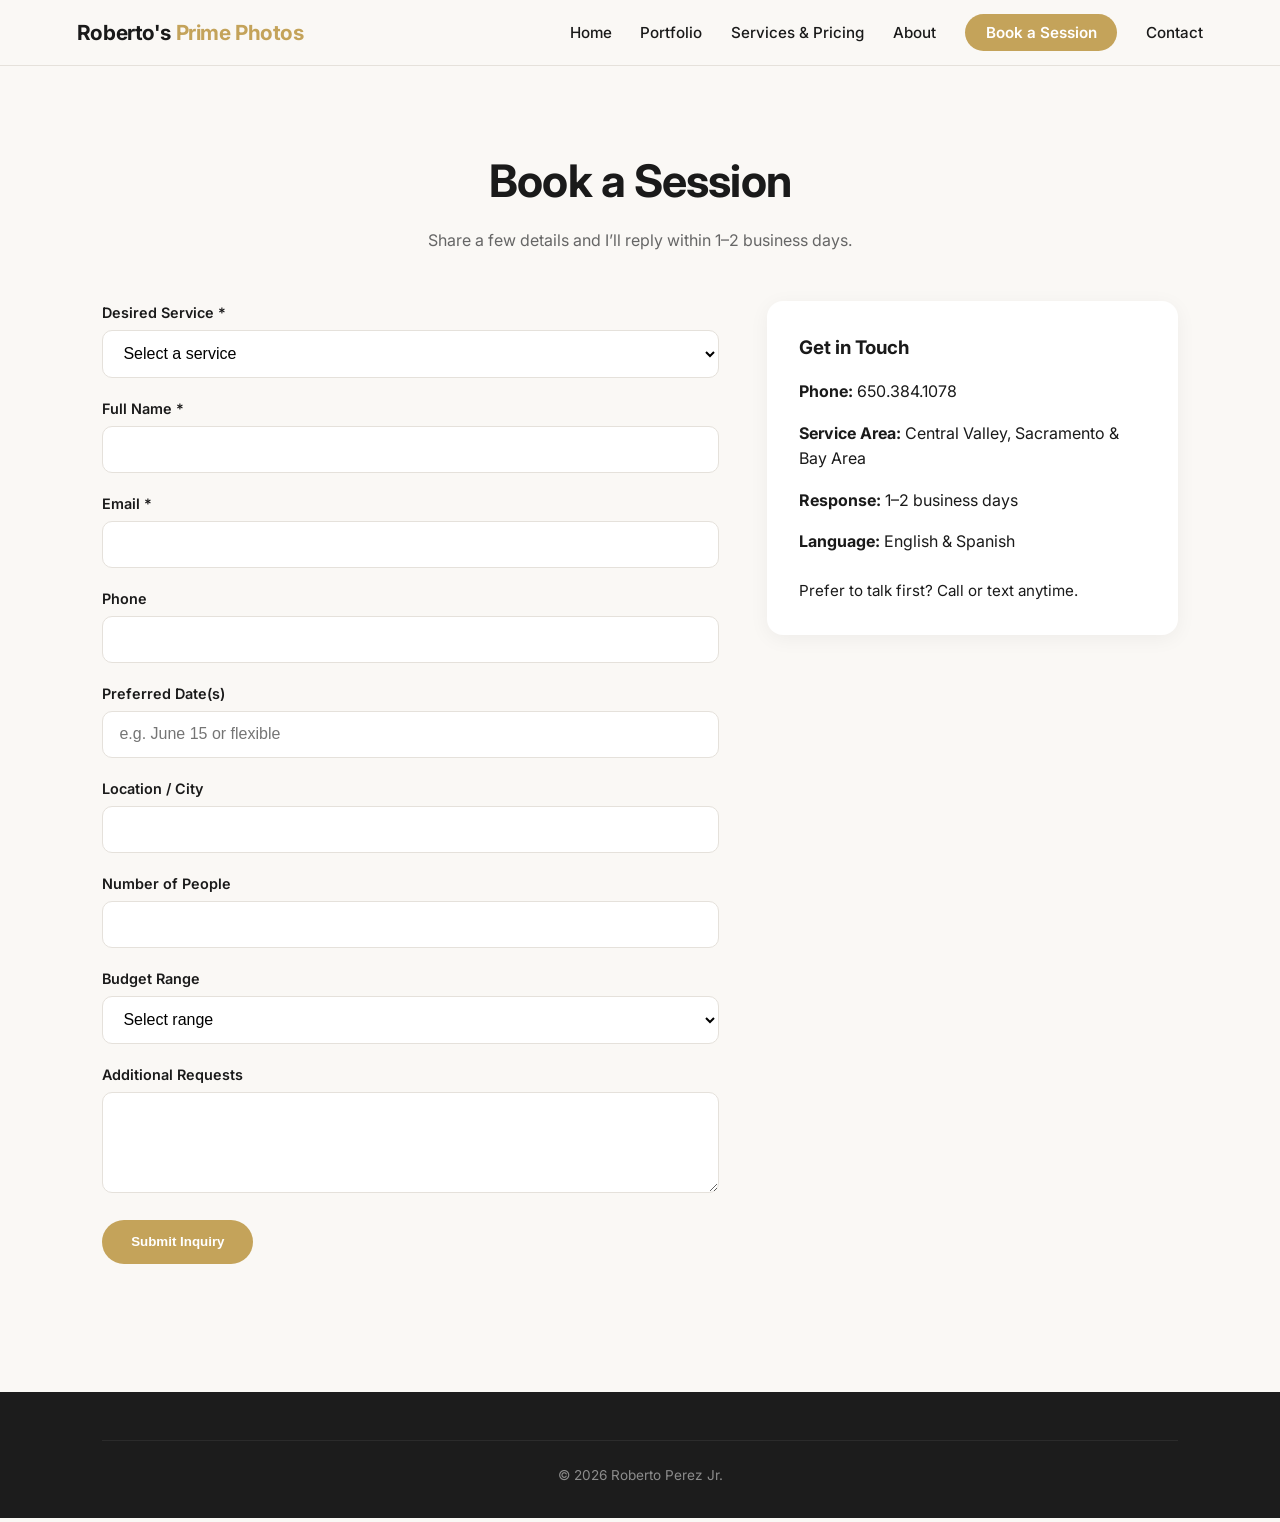
<file: book.html>
<!DOCTYPE html>
<html lang="en">
<head>
<meta charset="UTF-8">
<meta name="viewport" content="width=device-width, initial-scale=1.0">
<title>Book a Session | Roberto's Prime Photos</title>
<link rel="stylesheet" href="styles.css">
</head>
<body>
<nav>
  <div class="logo">Roberto's <span>Prime Photos</span></div>
  <button class="menu-btn">☰</button>
  <ul>
    <li><a href="index.html">Home</a></li>
    <li><a href="portfolio.html">Portfolio</a></li>
    <li><a href="services.html">Services & Pricing</a></li>
    <li><a href="about.html">About</a></li>
    <li><a href="book.html" class="nav-cta">Book a Session</a></li>
    <li><a href="contact.html">Contact</a></li>
  </ul>
</nav>

<section>
  <h1 class="section-title">Book a Session</h1>
  <p class="section-sub">Share a few details and I’ll reply within 1–2 business days.</p>

  <div class="form-wrap">
    <form id="form">
      <div class="form-group">
        <label>Desired Service *</label>
        <select id="service" required>
          <option value="">Select a service</option>
          <option value="family">Outdoor Family Portraits</option>
          <option value="seasonal">Seasonal / Holiday Portraits</option>
          <option value="bridal">Bridal Portraits</option>
          <option value="engagement">Engagement Photography</option>
          <option value="wedding">Wedding Photography</option>
          <option value="graduation">Graduation / Senior Portraits</option>
          <option value="quince">Quinceañera Photography</option>
          <option value="birthday">Birthday Photography</option>
        </select>
      </div>
      <div class="form-group"><label>Full Name *</label><input type="text" required></div>
      <div class="form-group"><label>Email *</label><input type="email" required></div>
      <div class="form-group"><label>Phone</label><input type="tel"></div>
      <div class="form-group"><label>Preferred Date(s)</label><input type="text" placeholder="e.g. June 15 or flexible"></div>
      <div class="form-group"><label>Location / City</label><input type="text"></div>
      <div class="form-group"><label>Number of People</label><input type="number" min="1"></div>
      <div class="form-group">
        <label>Budget Range</label>
        <select>
          <option value="">Select range</option>
          <option>$300–$500</option>
          <option>$500–$1,000</option>
          <option>$1,000–$2,500</option>
          <option>$2,500–$4,000</option>
          <option>$4,000+</option>
        </select>
      </div>

      <div id="wedding" class="conditional">
        <div class="form-group"><label>Ceremony Venue</label><input type="text"></div>
        <div class="form-group"><label>Reception Venue</label><input type="text"></div>
        <div class="form-group"><label>Estimated Guests</label><input type="number"></div>
      </div>
      <div id="family" class="conditional">
        <div class="form-group"><label>Ages of Children</label><input type="text" placeholder="e.g. 2, 5, 8"></div>
        <div class="form-group"><label>Preferred Style / Location</label><input type="text"></div>
      </div>
      <div id="grad" class="conditional">
        <div class="form-group"><label>School / Campus</label><input type="text"></div>
        <div class="form-group"><label>Outfit Changes?</label><input type="text"></div>
      </div>
      <div id="event" class="conditional">
        <div class="form-group"><label>Event Venue</label><input type="text"></div>
        <div class="form-group"><label>Hours Needed</label><input type="text"></div>
      </div>

      <div class="form-group"><label>Additional Requests</label><textarea rows="4"></textarea></div>
      <button type="submit" class="btn">Submit Inquiry</button>
    </form>

    <div class="side">
      <h3>Get in Touch</h3>
      <p style="margin:1rem 0;"><strong>Phone:</strong> 650.384.1078</p>
      <p><strong>Service Area:</strong> Central Valley, Sacramento & Bay Area</p>
      <p style="margin:1rem 0;"><strong>Response:</strong> 1–2 business days</p>
      <p><strong>Language:</strong> English & Spanish</p>
      <p style="margin-top:1.5rem; font-size:0.95rem;">Prefer to talk first? Call or text anytime.</p>
    </div>
  </div>
</section>

<footer><div class="copyright">© 2026 Roberto Perez Jr.</div></footer>
<script src="script.js"></script>
</body>
</html>
</file>
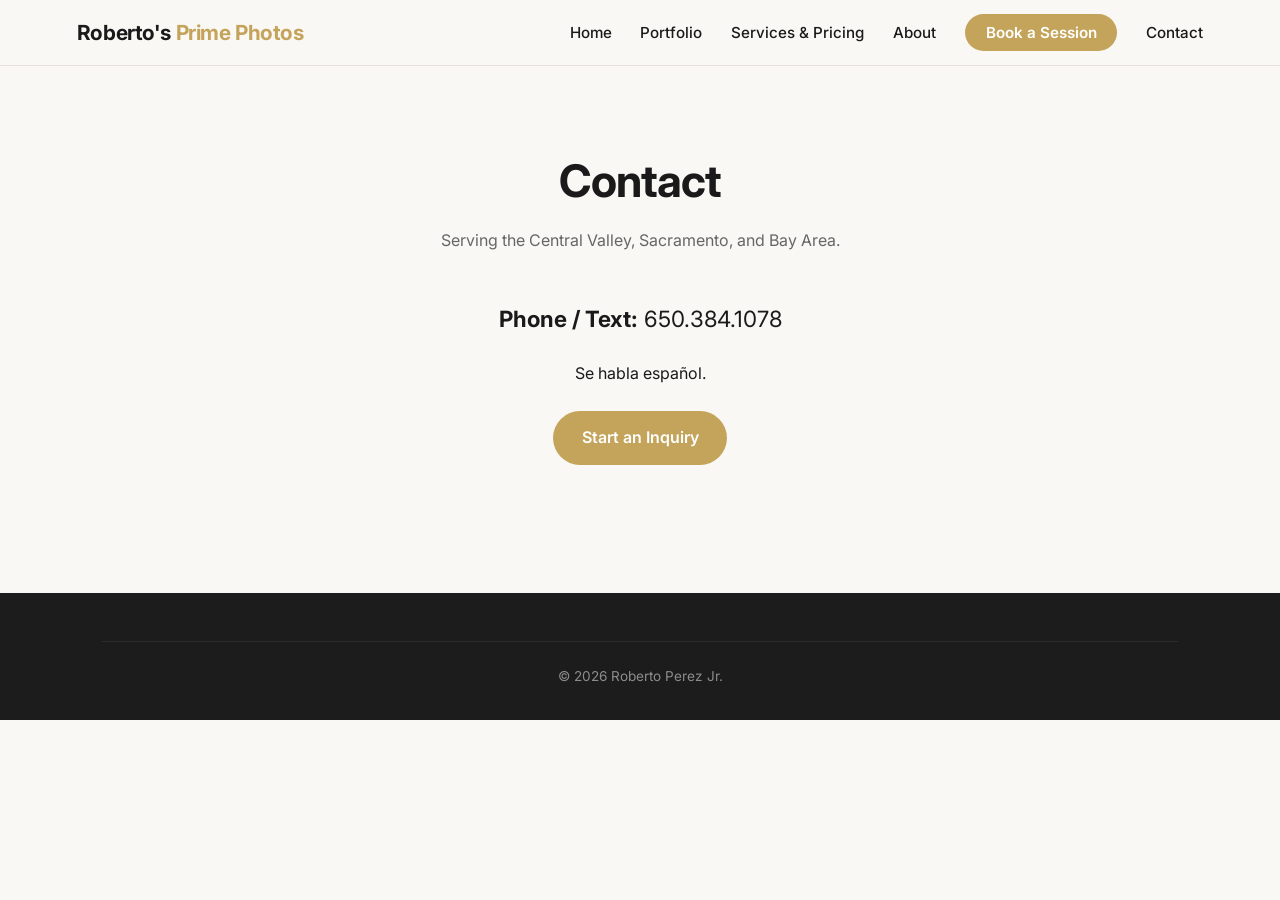
<file: contact.html>
<!DOCTYPE html>
<html lang="en">
<head>
<meta charset="UTF-8">
<meta name="viewport" content="width=device-width, initial-scale=1.0">
<title>Contact | Roberto's Prime Photos</title>
<link rel="stylesheet" href="styles.css">
</head>
<body>
<nav>
  <div class="logo">Roberto's <span>Prime Photos</span></div>
  <button class="menu-btn">☰</button>
  <ul>
    <li><a href="index.html">Home</a></li>
    <li><a href="portfolio.html">Portfolio</a></li>
    <li><a href="services.html">Services & Pricing</a></li>
    <li><a href="about.html">About</a></li>
    <li><a href="book.html" class="nav-cta">Book a Session</a></li>
    <li><a href="contact.html">Contact</a></li>
  </ul>
</nav>

<section style="text-align:center;">
  <h1 class="section-title">Contact</h1>
  <p class="section-sub">Serving the Central Valley, Sacramento, and Bay Area.</p>
  <p style="font-size:1.4rem; margin:1.5rem 0;"><strong>Phone / Text:</strong> <a href="tel:6503841078">650.384.1078</a></p>
  <p>Se habla español.</p>
  <a href="book.html" class="btn" style="margin-top:1.5rem;">Start an Inquiry</a>
</section>

<footer><div class="copyright">© 2026 Roberto Perez Jr.</div></footer>
<script src="script.js"></script>
</body>
</html>
</file>
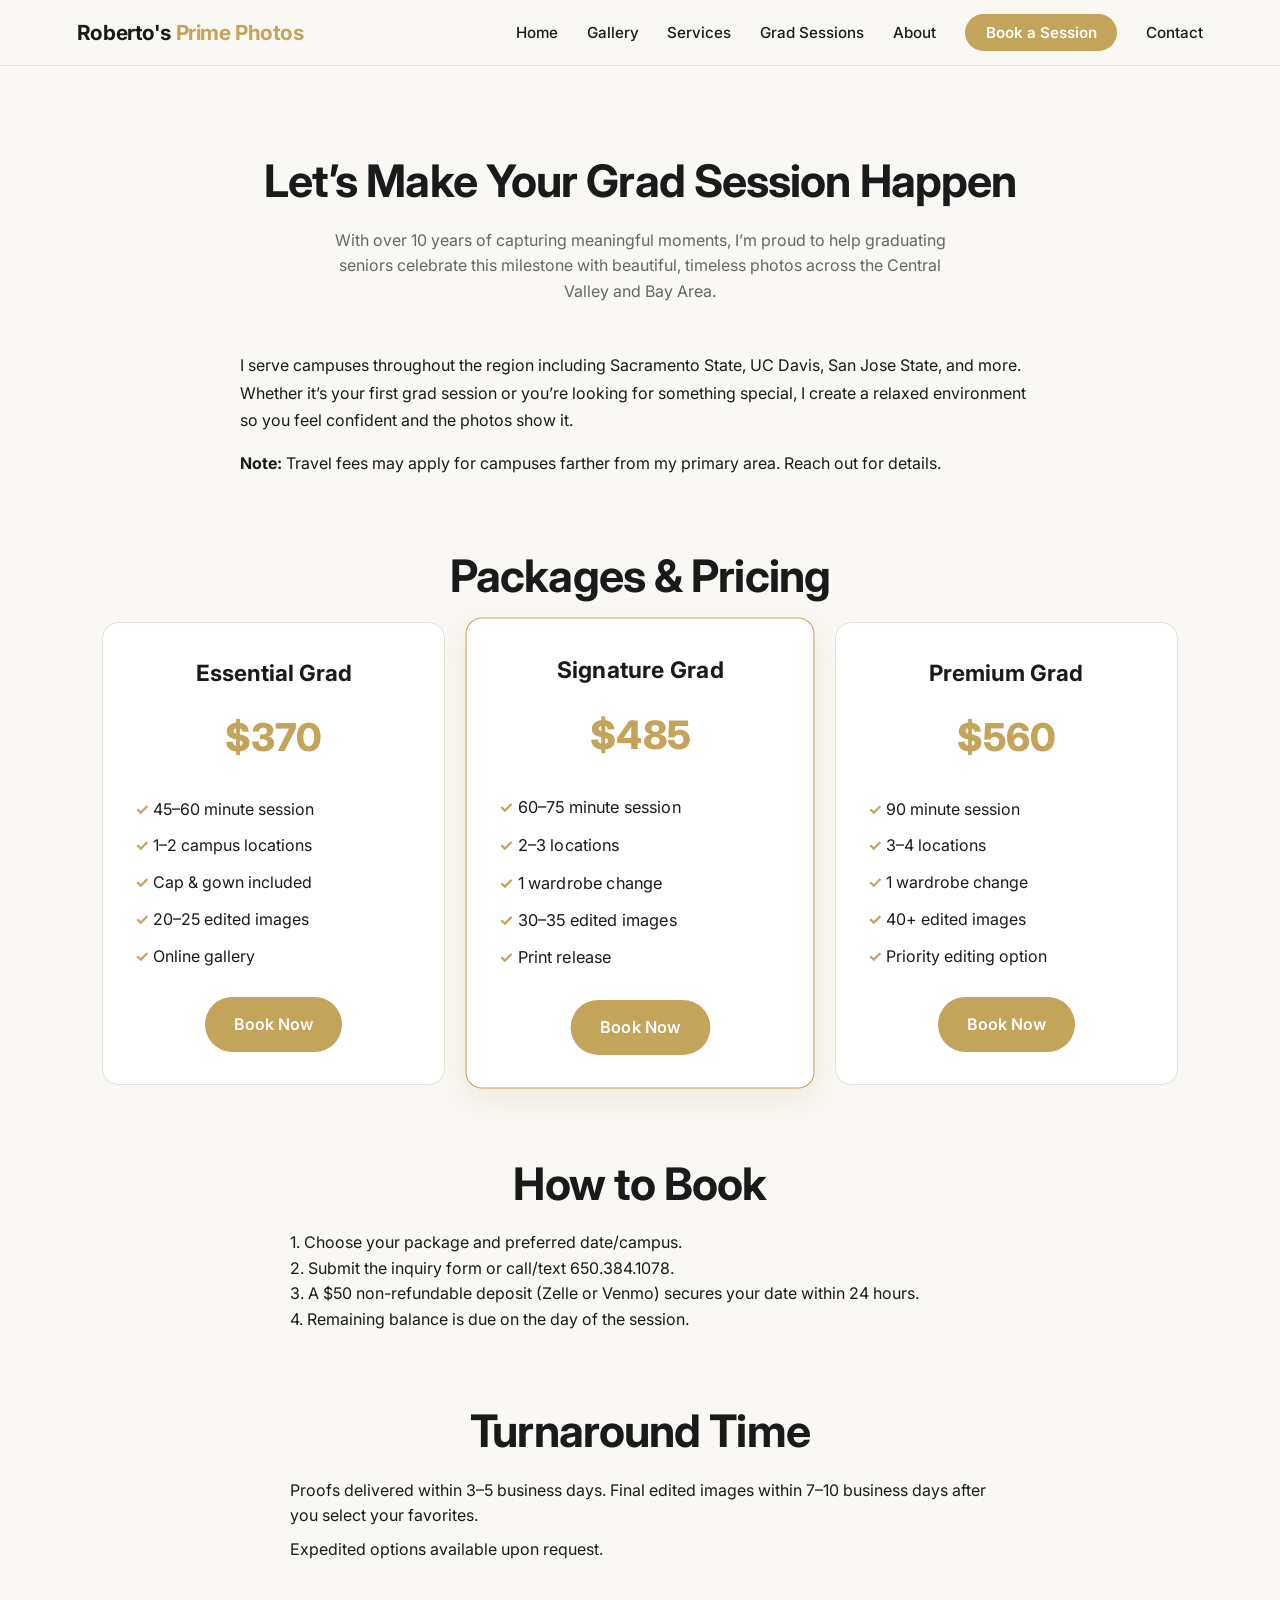
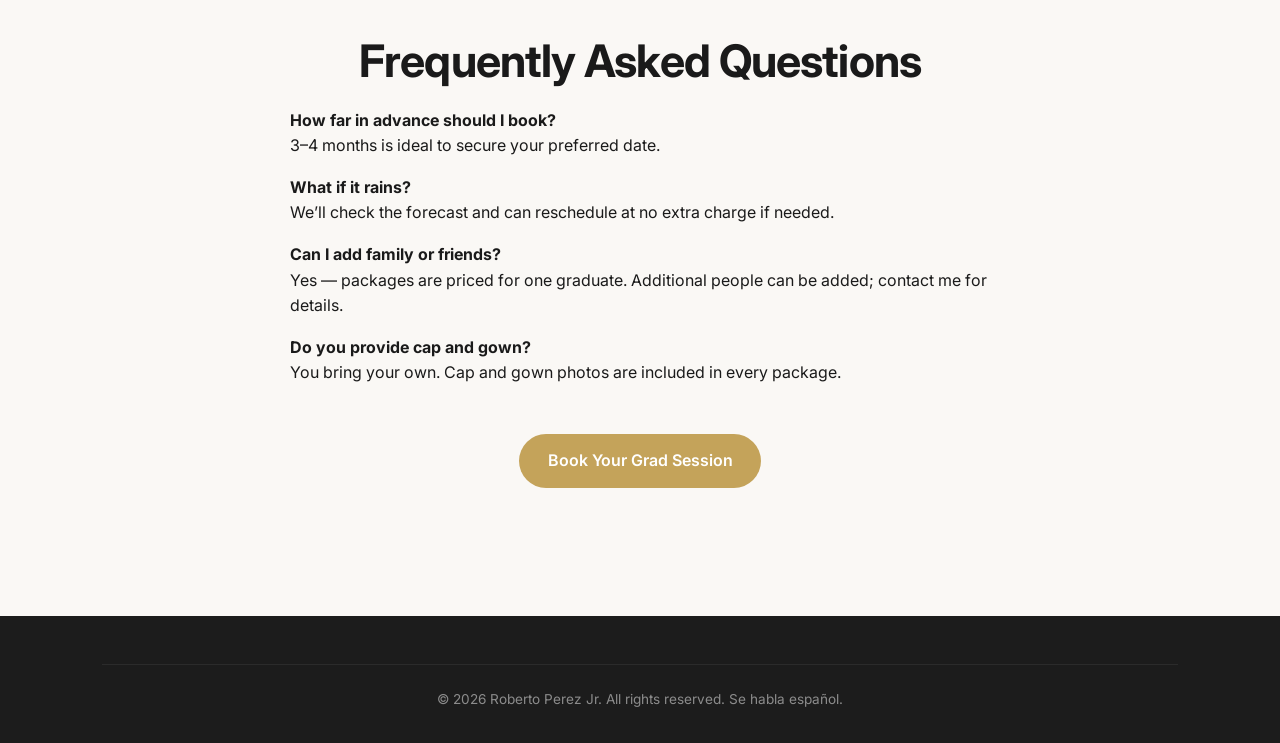
<file: grad.html>
<!DOCTYPE html>
<html lang="en">
<head>
<meta charset="UTF-8">
<meta name="viewport" content="width=device-width, initial-scale=1.0">
<title>Graduation Photography | Roberto's Prime Photos</title>
<link rel="stylesheet" href="styles.css">
</head>
<body>
<nav>
  <div class="logo">Roberto's <span>Prime Photos</span></div>
  <button class="menu-btn">☰</button>
  <ul>
    <li><a href="index.html">Home</a></li>
    <li><a href="portfolio.html">Gallery</a></li>
    <li><a href="services.html">Services</a></li>
    <li><a href="grad.html">Grad Sessions</a></li>
    <li><a href="about.html">About</a></li>
    <li><a href="book.html" class="nav-cta">Book a Session</a></li>
    <li><a href="contact.html">Contact</a></li>
  </ul>
</nav>

<section>
  <h1 class="section-title">Let’s Make Your Grad Session Happen</h1>
  <p class="section-sub">With over 10 years of capturing meaningful moments, I’m proud to help graduating seniors celebrate this milestone with beautiful, timeless photos across the Central Valley and Bay Area.</p>

  <div style="max-width:800px; margin:2rem auto; line-height:1.7;">
    <p>I serve campuses throughout the region including Sacramento State, UC Davis, San Jose State, and more. Whether it’s your first grad session or you’re looking for something special, I create a relaxed environment so you feel confident and the photos show it.</p>
    <p style="margin-top:1rem;"><strong>Note:</strong> Travel fees may apply for campuses farther from my primary area. Reach out for details.</p>
  </div>

  <h2 class="section-title" style="margin-top:4rem;">Packages & Pricing</h2>
  <div class="packages">
    <div class="package">
      <h3>Essential Grad</h3>
      <div class="price">$370</div>
      <ul>
        <li>45–60 minute session</li>
        <li>1–2 campus locations</li>
        <li>Cap & gown included</li>
        <li>20–25 edited images</li>
        <li>Online gallery</li>
      </ul>
      <a href="book.html" class="btn">Book Now</a>
    </div>
    <div class="package popular">
      <h3>Signature Grad</h3>
      <div class="price">$485</div>
      <ul>
        <li>60–75 minute session</li>
        <li>2–3 locations</li>
        <li>1 wardrobe change</li>
        <li>30–35 edited images</li>
        <li>Print release</li>
      </ul>
      <a href="book.html" class="btn">Book Now</a>
    </div>
    <div class="package">
      <h3>Premium Grad</h3>
      <div class="price">$560</div>
      <ul>
        <li>90 minute session</li>
        <li>3–4 locations</li>
        <li>1 wardrobe change</li>
        <li>40+ edited images</li>
        <li>Priority editing option</li>
      </ul>
      <a href="book.html" class="btn">Book Now</a>
    </div>
  </div>

  <h2 class="section-title" style="margin-top:4rem;">How to Book</h2>
  <div style="max-width:700px; margin:0 auto; text-align:left;">
    <p>1. Choose your package and preferred date/campus.</p>
    <p>2. Submit the inquiry form or call/text 650.384.1078.</p>
    <p>3. A $50 non-refundable deposit (Zelle or Venmo) secures your date within 24 hours.</p>
    <p>4. Remaining balance is due on the day of the session.</p>
  </div>

  <h2 class="section-title" style="margin-top:4rem;">Turnaround Time</h2>
  <div style="max-width:700px; margin:0 auto;">
    <p>Proofs delivered within 3–5 business days. Final edited images within 7–10 business days after you select your favorites.</p>
    <p style="margin-top:0.5rem;">Expedited options available upon request.</p>
  </div>

  <h2 class="section-title" style="margin-top:4rem;">Frequently Asked Questions</h2>
  <div style="max-width:700px; margin:0 auto; text-align:left;">
    <p><strong>How far in advance should I book?</strong><br>3–4 months is ideal to secure your preferred date.</p>
    <p style="margin-top:1rem;"><strong>What if it rains?</strong><br>We’ll check the forecast and can reschedule at no extra charge if needed.</p>
    <p style="margin-top:1rem;"><strong>Can I add family or friends?</strong><br>Yes — packages are priced for one graduate. Additional people can be added; contact me for details.</p>
    <p style="margin-top:1rem;"><strong>Do you provide cap and gown?</strong><br>You bring your own. Cap and gown photos are included in every package.</p>
  </div>

  <div style="text-align:center; margin-top:3rem;">
    <a href="book.html" class="btn">Book Your Grad Session</a>
  </div>
</section>

<footer>
  <div class="copyright">© 2026 Roberto Perez Jr. All rights reserved. Se habla español.</div>
</footer>
<script src="script.js"></script>
</body>
</html>
</file>
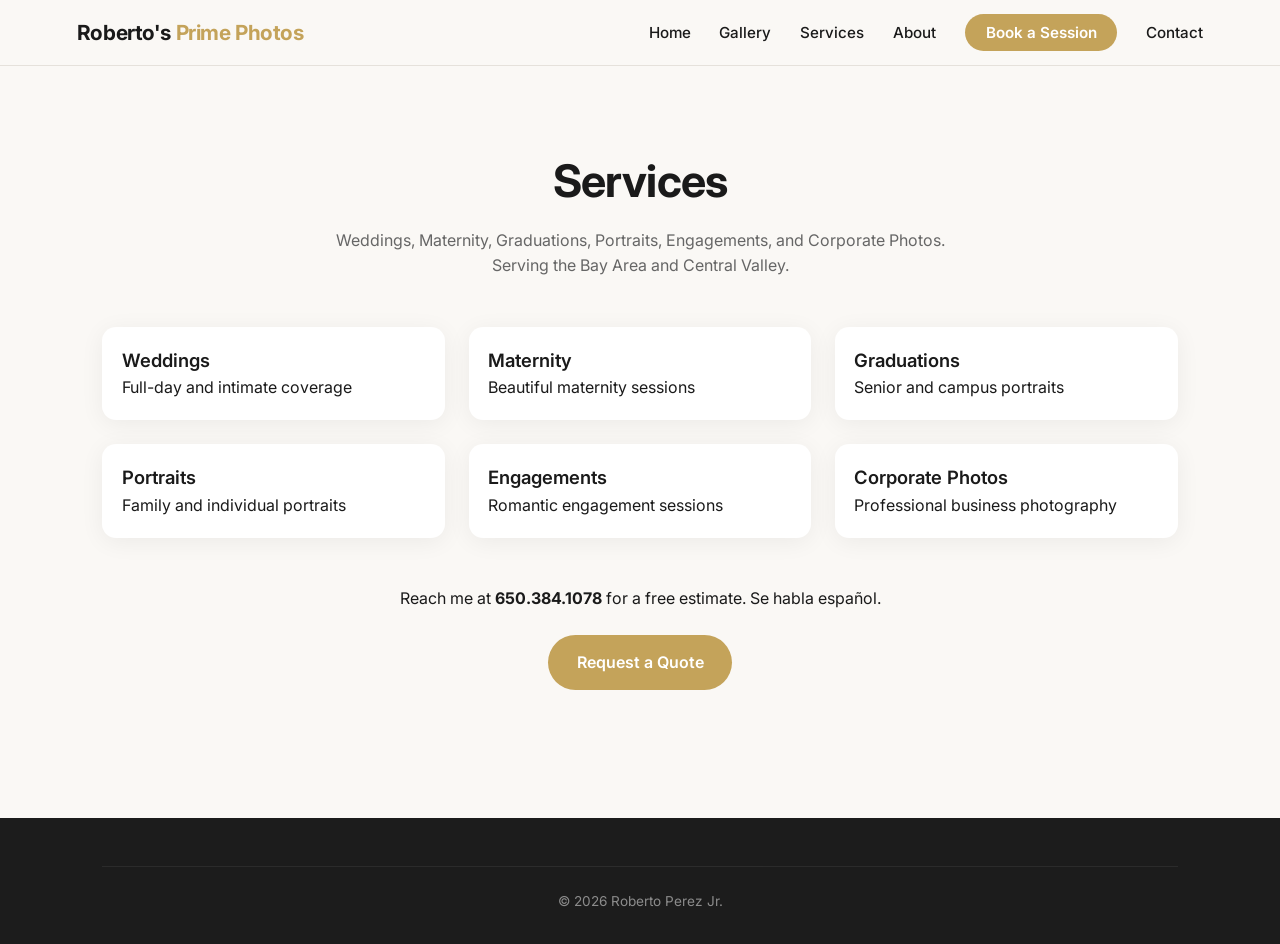
<file: services.html>
<!DOCTYPE html>
<html lang="en">
<head>
<meta charset="UTF-8">
<meta name="viewport" content="width=device-width, initial-scale=1.0">
<title>Services | Roberto's Prime Photos</title>
<link rel="stylesheet" href="styles.css">
</head>
<body>
<nav>
  <div class="logo">Roberto's <span>Prime Photos</span></div>
  <button class="menu-btn">☰</button>
  <ul>
    <li><a href="index.html">Home</a></li>
    <li><a href="portfolio.html">Gallery</a></li>
    <li><a href="services.html">Services</a></li>
    <li><a href="about.html">About</a></li>
    <li><a href="book.html" class="nav-cta">Book a Session</a></li>
    <li><a href="contact.html">Contact</a></li>
  </ul>
</nav>

<section>
  <h1 class="section-title">Services</h1>
  <p class="section-sub">Weddings, Maternity, Graduations, Portraits, Engagements, and Corporate Photos. Serving the Bay Area and Central Valley.</p>
  <div class="grid-4" style="margin-top:2rem;">
    <div class="card"><div class="card-body"><h3>Weddings</h3><p>Full-day and intimate coverage</p></div></div>
    <div class="card"><div class="card-body"><h3>Maternity</h3><p>Beautiful maternity sessions</p></div></div>
    <div class="card"><div class="card-body"><h3>Graduations</h3><p>Senior and campus portraits</p></div></div>
    <div class="card"><div class="card-body"><h3>Portraits</h3><p>Family and individual portraits</p></div></div>
    <div class="card"><div class="card-body"><h3>Engagements</h3><p>Romantic engagement sessions</p></div></div>
    <div class="card"><div class="card-body"><h3>Corporate Photos</h3><p>Professional business photography</p></div></div>
  </div>
  <p style="text-align:center; margin-top:3rem;">Reach me at <strong>650.384.1078</strong> for a free estimate. Se habla español.</p>
  <div style="text-align:center; margin-top:1.5rem;"><a href="book.html" class="btn">Request a Quote</a></div>
</section>

<footer><div class="copyright">© 2026 Roberto Perez Jr.</div></footer>
<script src="script.js"></script>
</body>
</html>
</file>
<file: styles.css>
@import url('https://fonts.googleapis.com/css2?family=Inter:wght@300;400;500;600;700;800&display=swap');

:root {
  --bg: #faf8f5;
  --bg-alt: #f3f0eb;
  --text: #1a1a1a;
  --muted: #666;
  --accent: #c4a35a;
  --accent-dark: #a88b3f;
  --dark: #1c1c1c;
  --white: #fff;
  --border: #e5e1db;
  --font: 'Inter', system-ui, sans-serif;
}

* { margin: 0; padding: 0; box-sizing: border-box; }
body { font-family: var(--font); background: var(--bg); color: var(--text); line-height: 1.6; }
img { max-width: 100%; display: block; }
a { color: inherit; text-decoration: none; }

nav {
  position: sticky; top: 0; z-index: 100;
  background: rgba(250,248,245,0.96);
  backdrop-filter: blur(10px);
  border-bottom: 1px solid var(--border);
  padding: 1rem 6%;
  display: flex; justify-content: space-between; align-items: center;
}
.logo { font-weight: 700; font-size: 1.3rem; letter-spacing: -0.02em; }
.logo span { color: var(--accent); }
nav ul { display: flex; list-style: none; gap: 1.8rem; align-items: center; }
nav a { font-weight: 500; font-size: 0.95rem; }
nav a:hover { color: var(--accent); }
.nav-cta {
  background: var(--accent); color: white !important;
  padding: 0.55rem 1.3rem; border-radius: 50px; font-weight: 600;
}
.menu-btn { display: none; background: none; border: none; font-size: 1.6rem; cursor: pointer; }

.hero {
  min-height: 88vh;
  display: flex; align-items: center;
  background: linear-gradient(rgba(28,22,14,0.45), rgba(28,22,14,0.55)),
    url('https://images.unsplash.com/photo-1511895426328-dc8714191300?auto=format&fit=crop&w=2000&q=80') center/cover;
  color: white; padding: 4rem 8%;
}
.hero h1 { font-size: clamp(2.8rem, 6vw, 4.8rem); font-weight: 800; letter-spacing: -0.03em; line-height: 1.05; margin-bottom: 1rem; }
.hero p { font-size: 1.25rem; font-weight: 300; max-width: 560px; margin-bottom: 2rem; }
.btn {
  display: inline-block; background: var(--accent); color: white;
  padding: 0.9rem 1.8rem; border-radius: 50px; font-weight: 600; border: none; cursor: pointer;
}
.btn:hover { background: var(--accent-dark); }
.btn-outline { background: transparent; border: 2px solid white; color: white; margin-left: 0.8rem; }
.btn-outline:hover { background: white; color: var(--dark); }

section { padding: 5rem 8%; }
.section-title { font-size: clamp(2rem, 4vw, 2.8rem); font-weight: 700; letter-spacing: -0.02em; text-align: center; margin-bottom: 0.6rem; }
.section-sub { text-align: center; color: var(--muted); max-width: 620px; margin: 0 auto 3rem; }

.grid-4 { display: grid; grid-template-columns: repeat(auto-fit, minmax(260px, 1fr)); gap: 1.5rem; }
.card { background: white; border-radius: 14px; overflow: hidden; box-shadow: 0 4px 24px rgba(0,0,0,0.06); transition: transform 0.3s; }
.card:hover { transform: translateY(-6px); }
.card img { height: 220px; width: 100%; object-fit: cover; }
.card-body { padding: 1.2rem; }
.card h3 { font-size: 1.15rem; font-weight: 600; }

.packages { display: grid; grid-template-columns: repeat(auto-fit, minmax(270px, 1fr)); gap: 1.5rem; }
.package {
  background: white; border: 1px solid var(--border); border-radius: 16px;
  padding: 2rem; text-align: center;
}
.package.popular { border-color: var(--accent); box-shadow: 0 10px 30px rgba(196,163,90,0.18); transform: scale(1.02); }
.package h3 { font-size: 1.4rem; font-weight: 700; }
.package .price { font-size: 2.4rem; font-weight: 800; color: var(--accent); margin: 1rem 0; }
.package ul { list-style: none; text-align: left; margin: 1.4rem 0; }
.package li { padding: 0.35rem 0; }
.package li::before { content: "✓ "; color: var(--accent); font-weight: bold; }

.filters { display: flex; flex-wrap: wrap; gap: 0.6rem; justify-content: center; margin-bottom: 2rem; }
.filter-btn {
  padding: 0.5rem 1.2rem; border: 1px solid var(--border); background: white;
  border-radius: 50px; cursor: pointer; font-weight: 500;
}
.filter-btn.active, .filter-btn:hover { background: var(--accent); color: white; border-color: var(--accent); }
.gallery { display: grid; grid-template-columns: repeat(auto-fill, minmax(280px, 1fr)); gap: 1rem; }
.gallery-item { border-radius: 12px; overflow: hidden; aspect-ratio: 4/3; }
.gallery-item img { width: 100%; height: 100%; object-fit: cover; transition: transform 0.4s; }
.gallery-item:hover img { transform: scale(1.06); }

.form-wrap { display: grid; grid-template-columns: 1.5fr 1fr; gap: 3rem; max-width: 1100px; margin: 0 auto; }
.form-group { margin-bottom: 1.2rem; }
.form-group label { display: block; font-weight: 600; margin-bottom: 0.35rem; font-size: 0.9rem; }
.form-group input, .form-group select, .form-group textarea {
  width: 100%; padding: 0.85rem 1rem; border: 1px solid var(--border); border-radius: 10px; font-size: 1rem; background: white;
}
.form-group input:focus, .form-group select:focus, .form-group textarea:focus { outline: none; border-color: var(--accent); }
.conditional { display: none; }
.side { background: white; border-radius: 16px; padding: 2rem; box-shadow: 0 4px 20px rgba(0,0,0,0.05); height: fit-content; }

footer { background: var(--dark); color: #bbb; padding: 3rem 8% 2rem; margin-top: 3rem; }
.footer-grid { display: grid; grid-template-columns: repeat(auto-fit, minmax(180px, 1fr)); gap: 2rem; margin-bottom: 2rem; }
footer h4 { color: white; margin-bottom: 0.8rem; }
footer a { display: block; margin-bottom: 0.3rem; }
.copyright { text-align: center; font-size: 0.85rem; opacity: 0.7; border-top: 1px solid #333; padding-top: 1.5rem; }

@media (max-width: 860px) {
  nav ul { display: none; position: absolute; top: 100%; left: 0; right: 0; background: var(--bg); flex-direction: column; padding: 1.5rem; gap: 1rem; border-bottom: 1px solid var(--border); }
  nav ul.open { display: flex; }
  .menu-btn { display: block; }
  .form-wrap { grid-template-columns: 1fr; }
  .btn-outline { margin-left: 0; margin-top: 0.8rem; }
  section { padding: 3.5rem 1.5rem; }
  .hero { padding: 3rem 1.5rem; }
}
</file>
